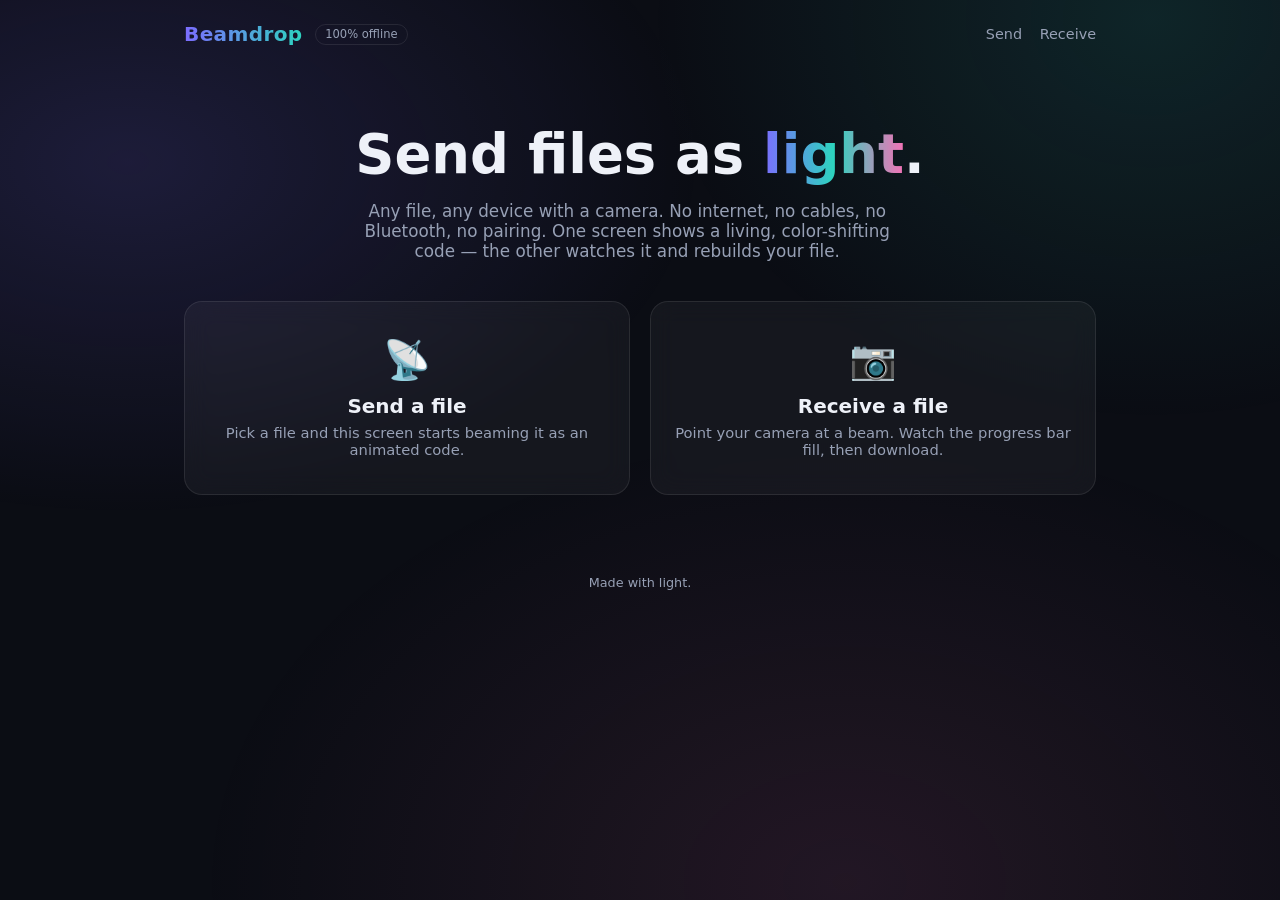
<file: index.html>
<!DOCTYPE html>
<html lang="en">
<head>
  <meta charset="UTF-8" />
  <meta name="viewport" content="width=device-width, initial-scale=1.0" />
  <title>Beamdrop — send files as light</title>
  <meta name="description" content="Transfer any file between devices using an animated, color-shifting code. No internet, no cables, no pairing — just a screen and a camera." />
  <link rel="stylesheet" href="style.css" />
  <link rel="icon" href="data:image/svg+xml,<svg xmlns='http://www.w3.org/2000/svg' viewBox='0 0 100 100'><text y='0.9em' font-size='90'>&#128225;</text></svg>" />
</head>
<body>
  <header>
    <a href="index.html" class="logo">Beamdrop</a>
    <span class="badge">100% offline</span>
    <nav>
      <a href="send.html">Send</a>
      <a href="receive.html">Receive</a>
    </nav>
  </header>

  <main>
    <div class="hero">
      <h1>Send files as <span>light</span>.</h1>
      <p>Any file, any device with a camera. No internet, no cables, no Bluetooth, no pairing.
         One screen shows a living, color-shifting code — the other watches it and rebuilds your file.</p>
    </div>

    <div class="grid2">
      <a class="cardlink" href="send.html">
        <div class="card action-card">
          <div class="icon">📡</div>
          <h2>Send a file</h2>
          <p>Pick a file and this screen starts beaming it as an animated code.</p>
        </div>
      </a>
      <a class="cardlink" href="receive.html">
        <div class="card action-card">
          <div class="icon">📷</div>
          <h2>Receive a file</h2>
          <p>Point your camera at a beam. Watch the progress bar fill, then download.</p>
        </div>
      </a>
    </div>

  </main>

  <footer>Made with light.</footer>
  <script>
    if ('serviceWorker' in navigator && location.protocol !== 'file:') {
      navigator.serviceWorker.register('sw.js');
    }
  </script>
</body>
</html>
</file>
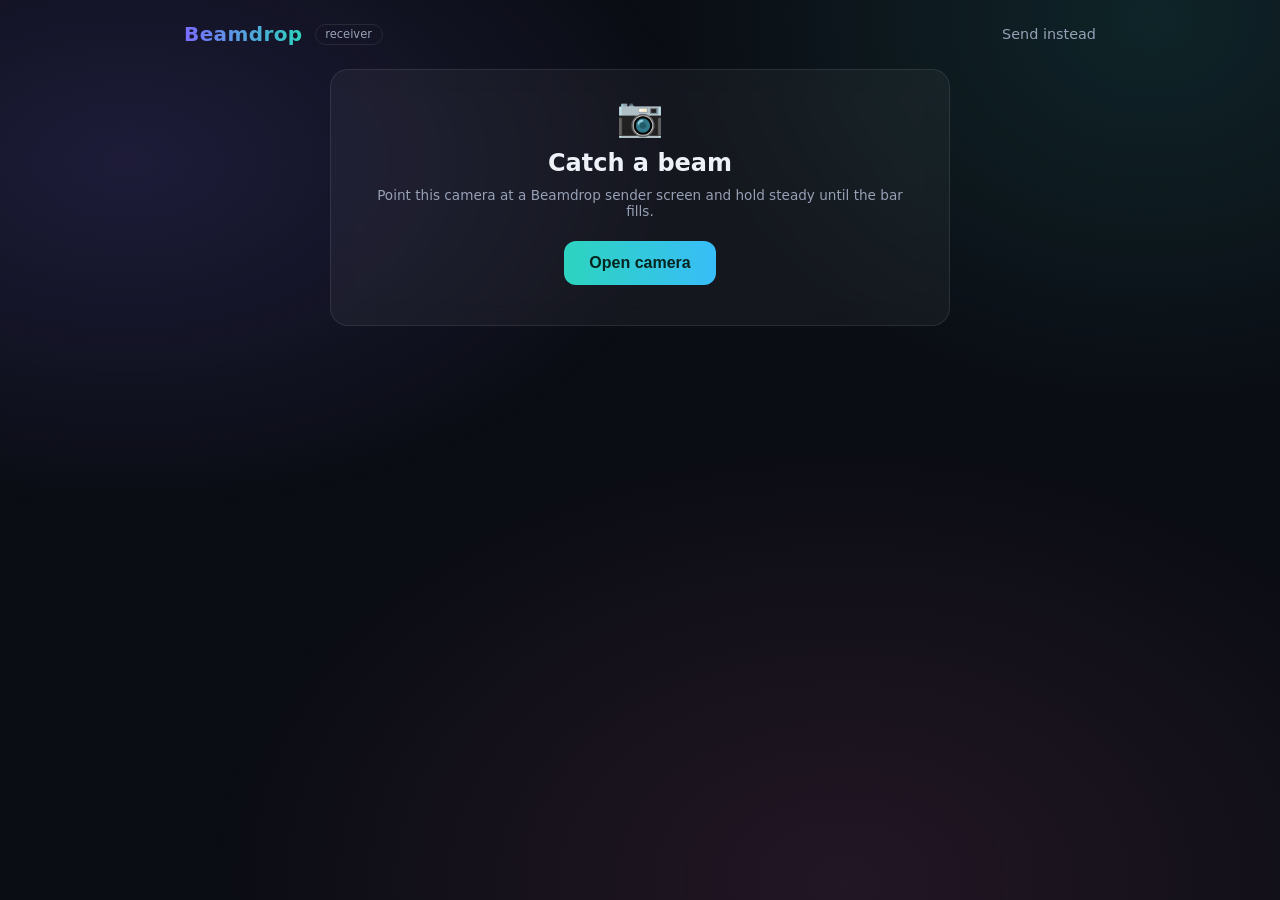
<file: receive.html>
<!DOCTYPE html>
<html lang="en">
<head>
  <meta charset="UTF-8" />
  <meta name="viewport" content="width=device-width, initial-scale=1.0" />
  <title>Beamdrop — Receive</title>
  <link rel="stylesheet" href="style.css" />
  <link rel="icon" href="data:image/svg+xml,<svg xmlns='http://www.w3.org/2000/svg' viewBox='0 0 100 100'><text y='0.9em' font-size='90'>&#128225;</text></svg>" />
</head>
<body>
  <header>
    <a href="index.html" class="logo">Beamdrop</a>
    <span class="badge">receiver</span>
    <nav>
      <a href="send.html">Send instead</a>
    </nav>
  </header>

  <main>
    <section id="intro" class="card" style="max-width: 620px; text-align: center;">
      <p style="font-size: 2.4rem;">📷</p>
      <h2 style="margin: 0.6rem 0;">Catch a beam</h2>
      <p class="note" style="margin: 0 auto 1.4rem;">Point this camera at a Beamdrop sender
        screen and hold steady until the bar fills.</p>
      <button id="camBtn" class="btn teal">Open camera</button>
      <p class="note" id="camError" style="color: #f87171; margin-top: 1rem;"></p>
    </section>

    <section id="scan" class="stage hidden">
      <video id="cam" class="cam" playsinline muted></video>
      <div class="card" style="max-width: 560px;">
        <div class="progress"><div class="fill" id="rxFill"></div></div>
        <div class="stats" style="margin-top: 0.6rem;">
          <span id="rxLeft">waiting for first frame…</span>
          <span id="rxRight"></span>
        </div>
      </div>
      <button id="cancelBtn" class="btn ghost">Cancel</button>
    </section>

    <section id="done" class="stage hidden">
      <div class="card" style="max-width: 560px; text-align: center;">
        <p style="font-size: 2.6rem;">🎉</p>
        <h2 style="margin: 0.5rem 0;">File received</h2>
        <div class="filecard" style="justify-content: center; margin: 1rem 0;">
          <div class="fico">📄</div>
          <div style="text-align: left;">
            <div class="fname" id="doneName"></div>
            <div class="fmeta" id="doneMeta"></div>
          </div>
        </div>
        <div class="preview" id="preview"></div>
        <div style="display: flex; gap: 0.8rem; justify-content: center; margin-top: 1.2rem;">
          <a id="dlBtn" class="btn" download>Download</a>
          <button id="againBtn" class="btn ghost">Receive another</button>
        </div>
      </div>
    </section>
  </main>

  <canvas id="grab" class="hidden"></canvas>

  <script src="fountain.js"></script>
  <script src="hexcodec.js"></script>
  <script src="receive.js"></script>
  <script>
    if ('serviceWorker' in navigator && location.protocol !== 'file:') {
      navigator.serviceWorker.register('sw.js');
    }
  </script>
</body>
</html>
</file>
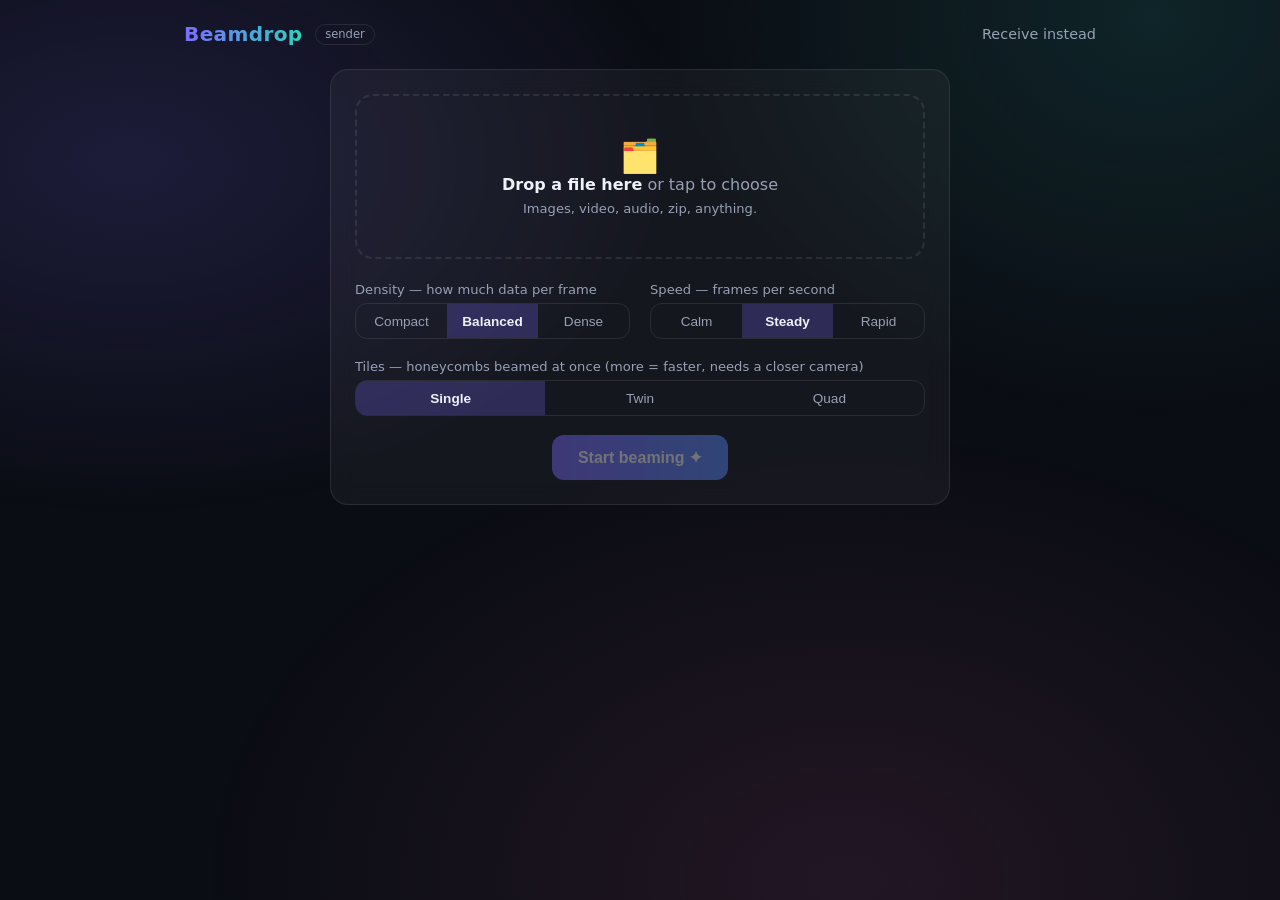
<file: send.html>
<!DOCTYPE html>
<html lang="en">
<head>
  <meta charset="UTF-8" />
  <meta name="viewport" content="width=device-width, initial-scale=1.0" />
  <title>Beamdrop — Send</title>
  <link rel="stylesheet" href="style.css" />
  <link rel="icon" href="data:image/svg+xml,<svg xmlns='http://www.w3.org/2000/svg' viewBox='0 0 100 100'><text y='0.9em' font-size='90'>&#128225;</text></svg>" />
</head>
<body>
  <header>
    <a href="index.html" class="logo">Beamdrop</a>
    <span class="badge">sender</span>
    <nav>
      <a href="receive.html">Receive instead</a>
    </nav>
  </header>

  <main>
    <!-- Step 1: pick a file + tune the beam -->
    <section id="setup" class="card" style="max-width: 620px;">
      <div id="drop" class="drop">
        <p style="font-size: 2rem;">🗂️</p>
        <p><strong>Drop a file here</strong> or tap to choose</p>
        <p style="font-size: 0.82rem; margin-top: 0.4rem;">Images, video, audio, zip, anything.</p>
        <input id="fileInput" type="file" class="hidden" />
      </div>

      <div id="fileInfo" class="filecard hidden" style="margin-top: 1.2rem;">
        <div class="fico">📄</div>
        <div>
          <div class="fname" id="fName"></div>
          <div class="fmeta" id="fMeta"></div>
        </div>
      </div>

      <div class="grid2" style="margin-top: 1.4rem;">
        <div class="field">
          <label>Density — how much data per frame</label>
          <div class="seg" id="densitySeg">
            <button data-v="0">Compact</button>
            <button data-v="1" class="active">Balanced</button>
            <button data-v="2">Dense</button>
          </div>
        </div>
        <div class="field">
          <label>Speed — frames per second</label>
          <div class="seg" id="speedSeg">
            <button data-v="5">Calm</button>
            <button data-v="8" class="active">Steady</button>
            <button data-v="12">Rapid</button>
          </div>
        </div>
      </div>

      <div class="field" style="margin-top: 1.2rem;">
        <label>Tiles — honeycombs beamed at once (more = faster, needs a closer camera)</label>
        <div class="seg" id="tilesSeg">
          <button data-v="1" class="active">Single</button>
          <button data-v="2">Twin</button>
          <button data-v="4">Quad</button>
        </div>
      </div>

      <p class="note" id="estimate" style="margin: 1.2rem auto 1rem;"></p>
      <div style="text-align: center;">
        <button id="startBtn" class="btn" disabled>Start beaming ✦</button>
      </div>
    </section>

    <!-- Step 2: the beam -->
    <section id="stage" class="stage hidden">
      <canvas id="beam" class="beam" width="720" height="720"></canvas>
      <div class="card" style="max-width: 560px;">
        <div class="progress"><div class="fill" id="cycleFill"></div></div>
        <div class="stats" style="margin-top: 0.6rem;">
          <span id="statLeft"></span>
          <span id="statRight"></span>
        </div>
      </div>
      <div style="display: flex; gap: 0.8rem;">
        <button id="pauseBtn" class="btn ghost">Pause</button>
        <button id="stopBtn" class="btn ghost">New file</button>
      </div>
      <p class="note">Keep this screen bright and steady. The receiver can start watching at any
        moment — frames repeat in fresh combinations until it has everything.</p>
    </section>
  </main>

  <script src="fountain.js"></script>
  <script src="hexcodec.js"></script>
  <script src="send.js"></script>
  <script>
    if ('serviceWorker' in navigator && location.protocol !== 'file:') {
      navigator.serviceWorker.register('sw.js');
    }
  </script>
</body>
</html>
</file>
<file: style.css>
/* Beamdrop — shared styles */
:root {
  --bg: #0b0d14;
  --bg-card: rgba(255, 255, 255, 0.045);
  --border: rgba(255, 255, 255, 0.09);
  --text: #eef1f8;
  --text-dim: #97a0b5;
  --accent: #7c6cff;
  --accent2: #2dd4bf;
  --radius: 18px;
  font-size: 16px;
}
* { box-sizing: border-box; margin: 0; padding: 0; }
html, body { height: 100%; }
body {
  background: var(--bg);
  color: var(--text);
  font-family: "Segoe UI", system-ui, -apple-system, sans-serif;
  min-height: 100dvh;
  display: flex;
  flex-direction: column;
  align-items: center;
  overflow-x: hidden;
}
/* drifting aurora background */
body::before {
  content: "";
  position: fixed;
  inset: -30%;
  z-index: -1;
  background:
    radial-gradient(40% 35% at 25% 30%, rgba(124, 108, 255, 0.16), transparent 70%),
    radial-gradient(35% 40% at 75% 20%, rgba(45, 212, 191, 0.12), transparent 70%),
    radial-gradient(45% 45% at 60% 80%, rgba(244, 114, 182, 0.10), transparent 70%);
  animation: drift 24s ease-in-out infinite alternate;
}
@keyframes drift {
  from { transform: rotate(-4deg) scale(1); }
  to { transform: rotate(4deg) scale(1.15); }
}

header {
  width: 100%;
  max-width: 960px;
  padding: 1.4rem 1.5rem;
  display: flex;
  align-items: center;
  gap: 0.75rem;
}
header a { color: inherit; text-decoration: none; }
.logo {
  font-weight: 800;
  font-size: 1.25rem;
  letter-spacing: 0.02em;
  background: linear-gradient(90deg, var(--accent), var(--accent2));
  -webkit-background-clip: text;
  background-clip: text;
  color: transparent;
}
.badge {
  font-size: 0.72rem;
  color: var(--text-dim);
  border: 1px solid var(--border);
  border-radius: 999px;
  padding: 0.15rem 0.6rem;
}
header nav { margin-left: auto; display: flex; gap: 1.1rem; }
header nav a { color: var(--text-dim); font-size: 0.9rem; }
header nav a:hover { color: var(--text); }

main {
  width: 100%;
  max-width: 960px;
  padding: 0 1.5rem 3rem;
  display: flex;
  flex-direction: column;
  align-items: center;
  gap: 1.5rem;
}

.hero { text-align: center; padding: 3.5rem 0 1rem; }
.hero h1 { font-size: clamp(2rem, 6vw, 3.4rem); line-height: 1.1; font-weight: 800; }
.hero h1 span {
  background: linear-gradient(90deg, var(--accent), var(--accent2), #f472b6);
  -webkit-background-clip: text;
  background-clip: text;
  color: transparent;
}
.hero p { color: var(--text-dim); margin-top: 1rem; font-size: 1.05rem; max-width: 34rem; }

.card {
  background: var(--bg-card);
  border: 1px solid var(--border);
  border-radius: var(--radius);
  padding: 1.5rem;
  width: 100%;
  backdrop-filter: blur(12px);
}
.grid2 { display: grid; grid-template-columns: 1fr 1fr; gap: 1.25rem; width: 100%; }
@media (max-width: 640px) { .grid2 { grid-template-columns: 1fr; } }

.action-card { text-align: center; padding: 2.2rem 1.5rem; transition: transform 0.15s ease, border-color 0.15s ease; }
.action-card:hover { transform: translateY(-3px); border-color: rgba(124, 108, 255, 0.5); }
.action-card .icon { font-size: 2.4rem; }
.action-card h2 { margin: 0.7rem 0 0.4rem; font-size: 1.25rem; }
.action-card p { color: var(--text-dim); font-size: 0.92rem; }
a.cardlink { text-decoration: none; color: inherit; display: block; }

.btn {
  display: inline-flex;
  align-items: center;
  justify-content: center;
  gap: 0.5rem;
  border: 0;
  border-radius: 12px;
  padding: 0.8rem 1.6rem;
  font-size: 1rem;
  font-weight: 600;
  cursor: pointer;
  color: #fff;
  background: linear-gradient(90deg, var(--accent), #5b8bff);
  transition: filter 0.15s ease, transform 0.1s ease;
}
.btn:hover { filter: brightness(1.15); }
.btn:active { transform: scale(0.98); }
.btn:disabled { opacity: 0.4; cursor: not-allowed; }
.btn.ghost { background: transparent; border: 1px solid var(--border); color: var(--text); }
.btn.teal { background: linear-gradient(90deg, var(--accent2), #38bdf8); color: #06251f; }

.drop {
  border: 2px dashed var(--border);
  border-radius: var(--radius);
  padding: 2.6rem 1.5rem;
  text-align: center;
  color: var(--text-dim);
  cursor: pointer;
  transition: border-color 0.15s ease, background 0.15s ease;
}
.drop:hover, .drop.over { border-color: var(--accent); background: rgba(124, 108, 255, 0.06); }
.drop strong { color: var(--text); }

.field { display: flex; flex-direction: column; gap: 0.4rem; }
.field label { font-size: 0.82rem; color: var(--text-dim); }
.seg { display: flex; border: 1px solid var(--border); border-radius: 12px; overflow: hidden; }
.seg button {
  flex: 1;
  background: transparent;
  border: 0;
  color: var(--text-dim);
  padding: 0.6rem 0.4rem;
  font-size: 0.85rem;
  cursor: pointer;
}
.seg button.active { background: rgba(124, 108, 255, 0.25); color: var(--text); font-weight: 600; }

.progress {
  width: 100%;
  height: 12px;
  border-radius: 999px;
  background: rgba(255, 255, 255, 0.08);
  overflow: hidden;
}
.progress .fill {
  height: 100%;
  width: 0%;
  border-radius: 999px;
  background: linear-gradient(90deg, var(--accent), var(--accent2));
  transition: width 0.25s ease;
}
.stats { display: flex; justify-content: space-between; font-size: 0.85rem; color: var(--text-dim); }

.stage { display: flex; flex-direction: column; align-items: center; gap: 1.1rem; width: 100%; }
canvas.beam {
  width: min(92vw, 680px);
  height: auto;
  border-radius: var(--radius);
  box-shadow: 0 0 60px rgba(124, 108, 255, 0.25);
}
video.cam {
  width: min(92vw, 560px);
  border-radius: var(--radius);
  border: 1px solid var(--border);
  background: #000;
}
.hidden { display: none !important; }

.filecard { display: flex; align-items: center; gap: 1rem; }
.filecard .fico { font-size: 2rem; }
.filecard .fname { font-weight: 600; word-break: break-all; }
.filecard .fmeta { color: var(--text-dim); font-size: 0.85rem; }
.preview img, .preview video {
  max-width: 100%;
  max-height: 320px;
  border-radius: 12px;
  margin-top: 1rem;
}
.note { color: var(--text-dim); font-size: 0.85rem; text-align: center; max-width: 34rem; }
footer { color: var(--text-dim); font-size: 0.8rem; padding: 2rem; text-align: center; }
</file>
